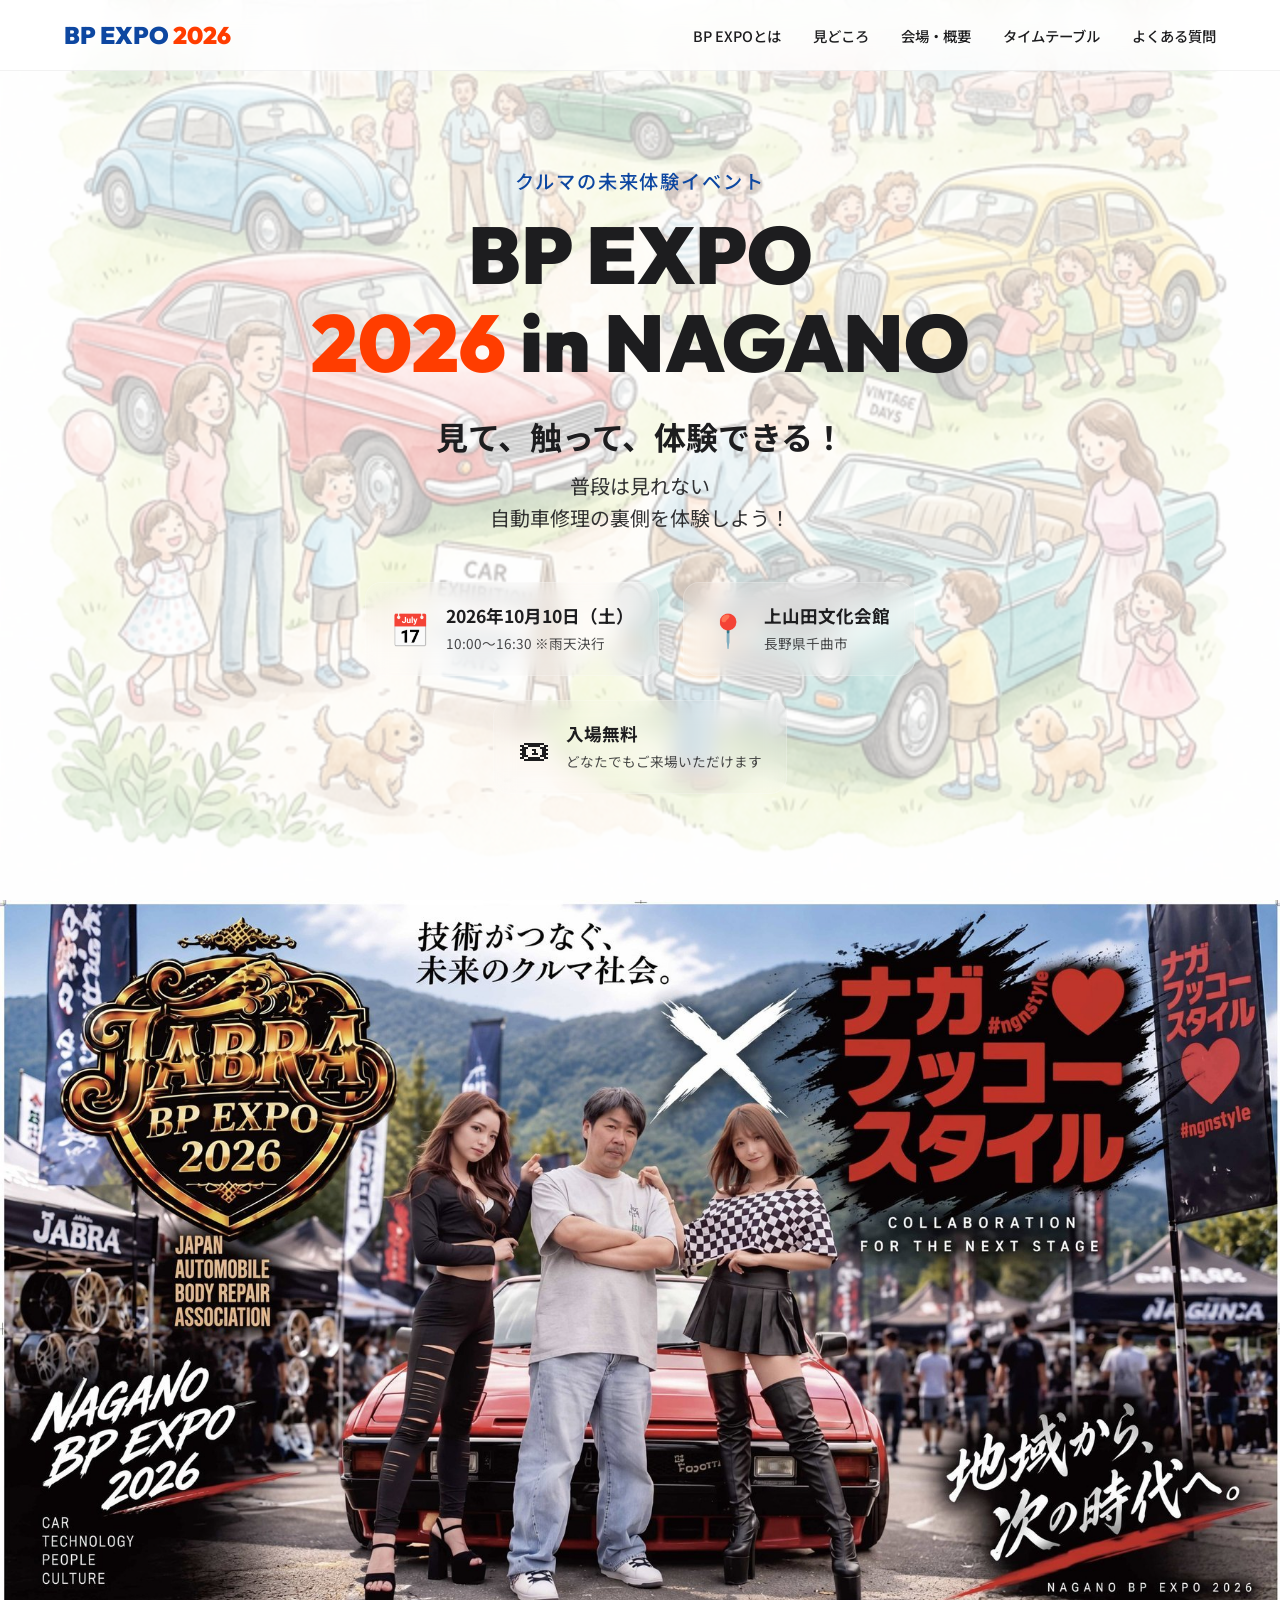
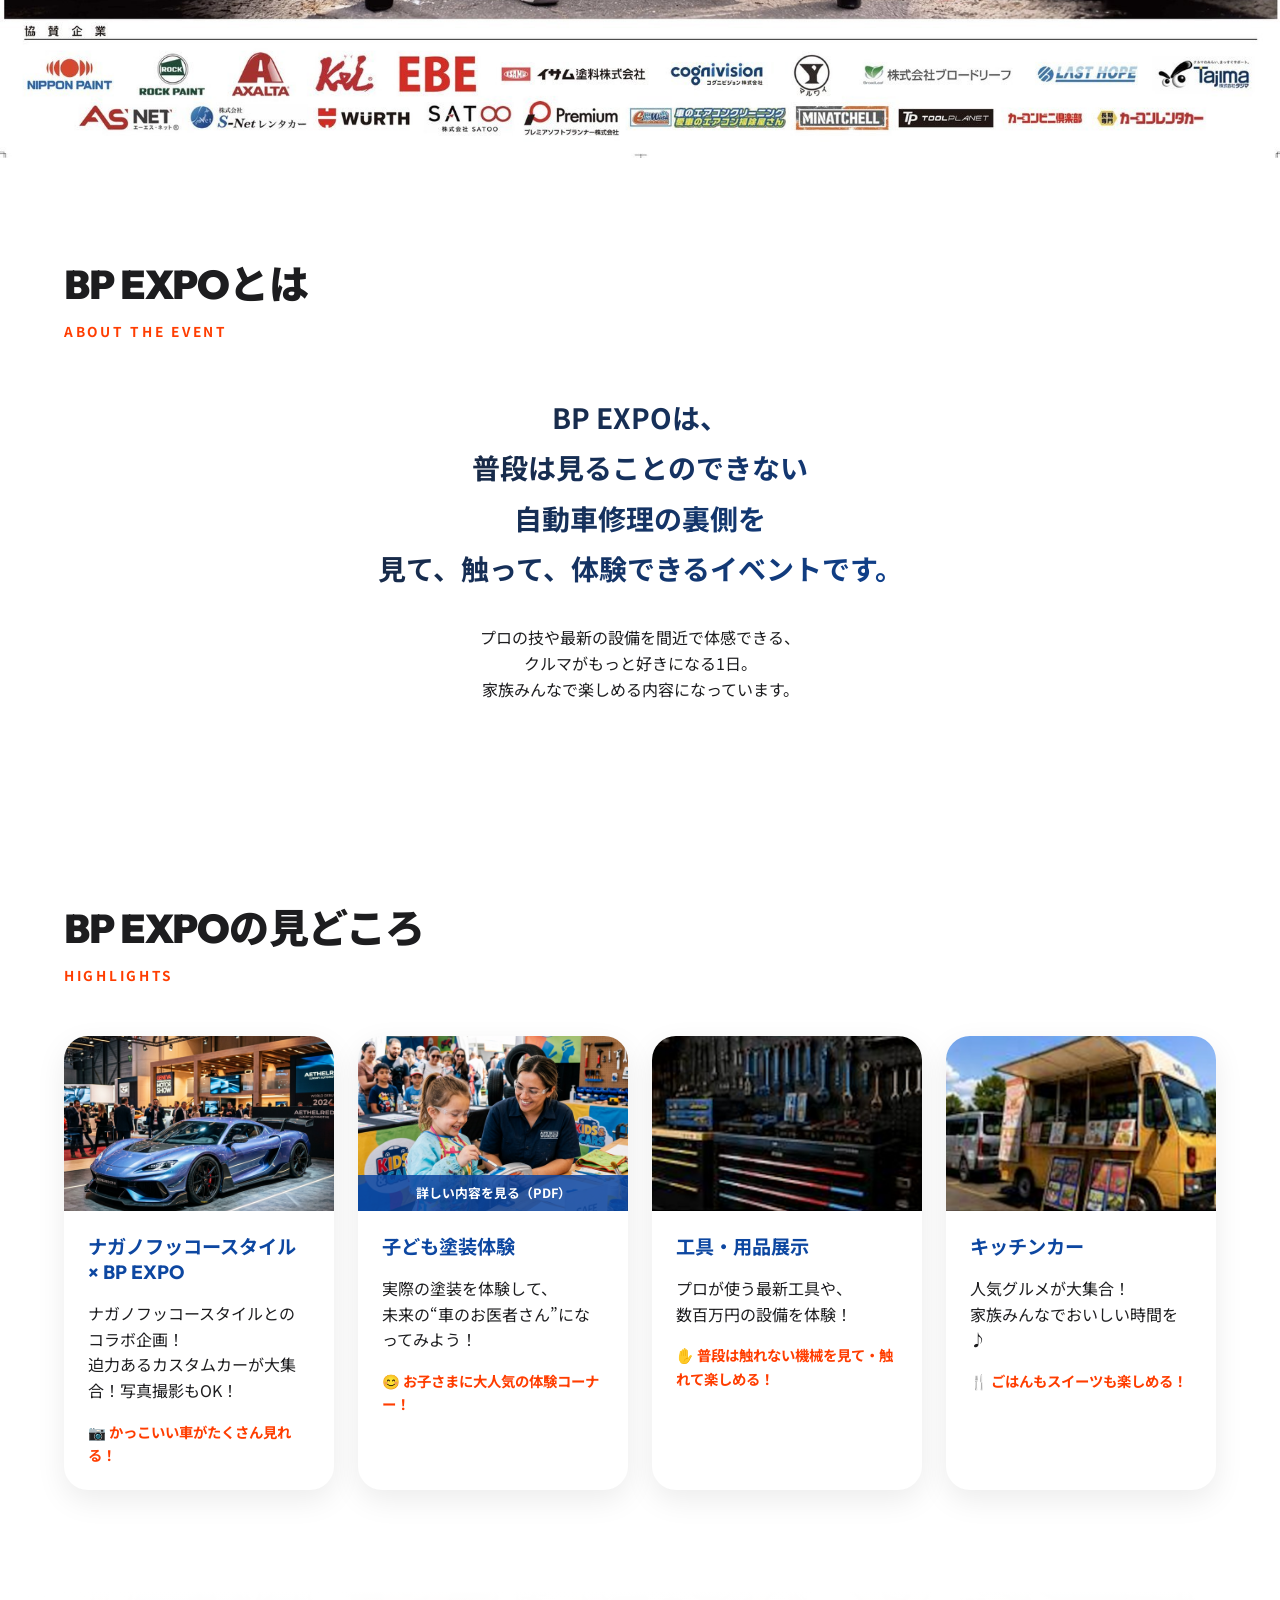
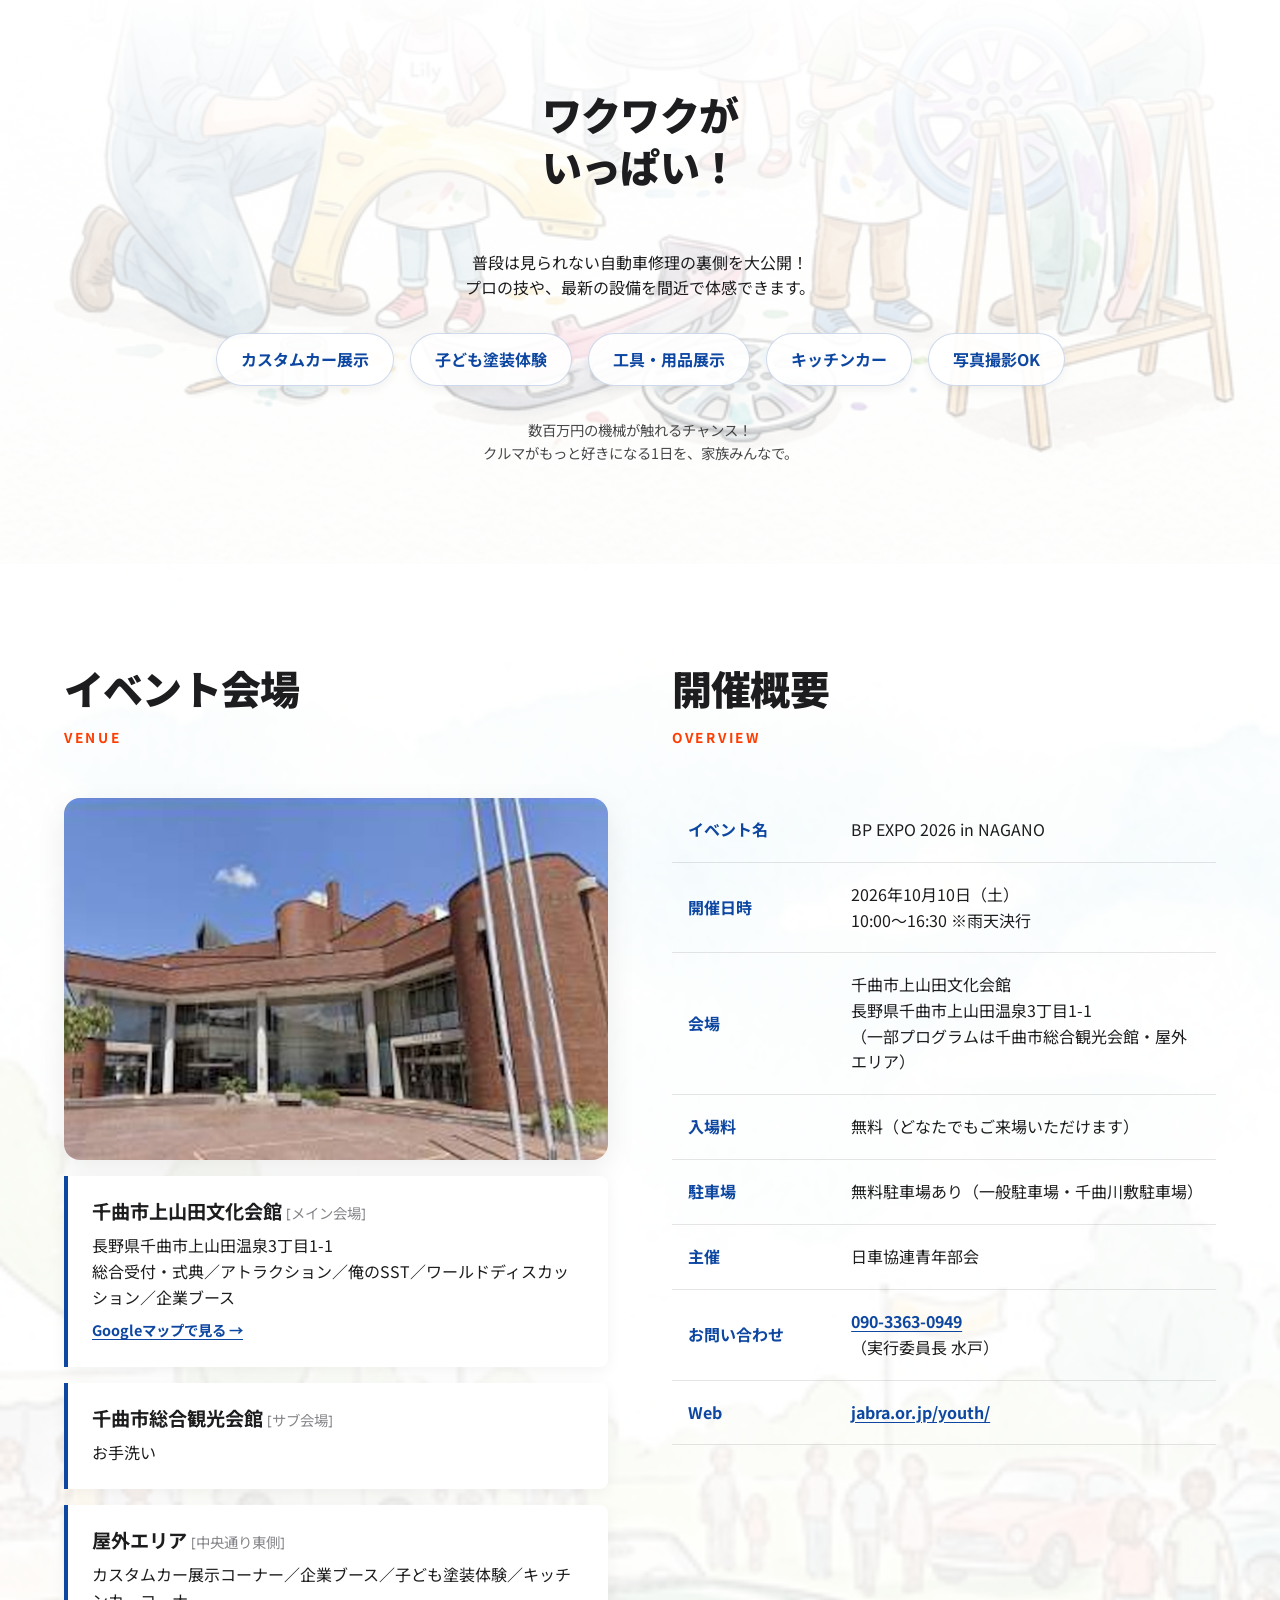
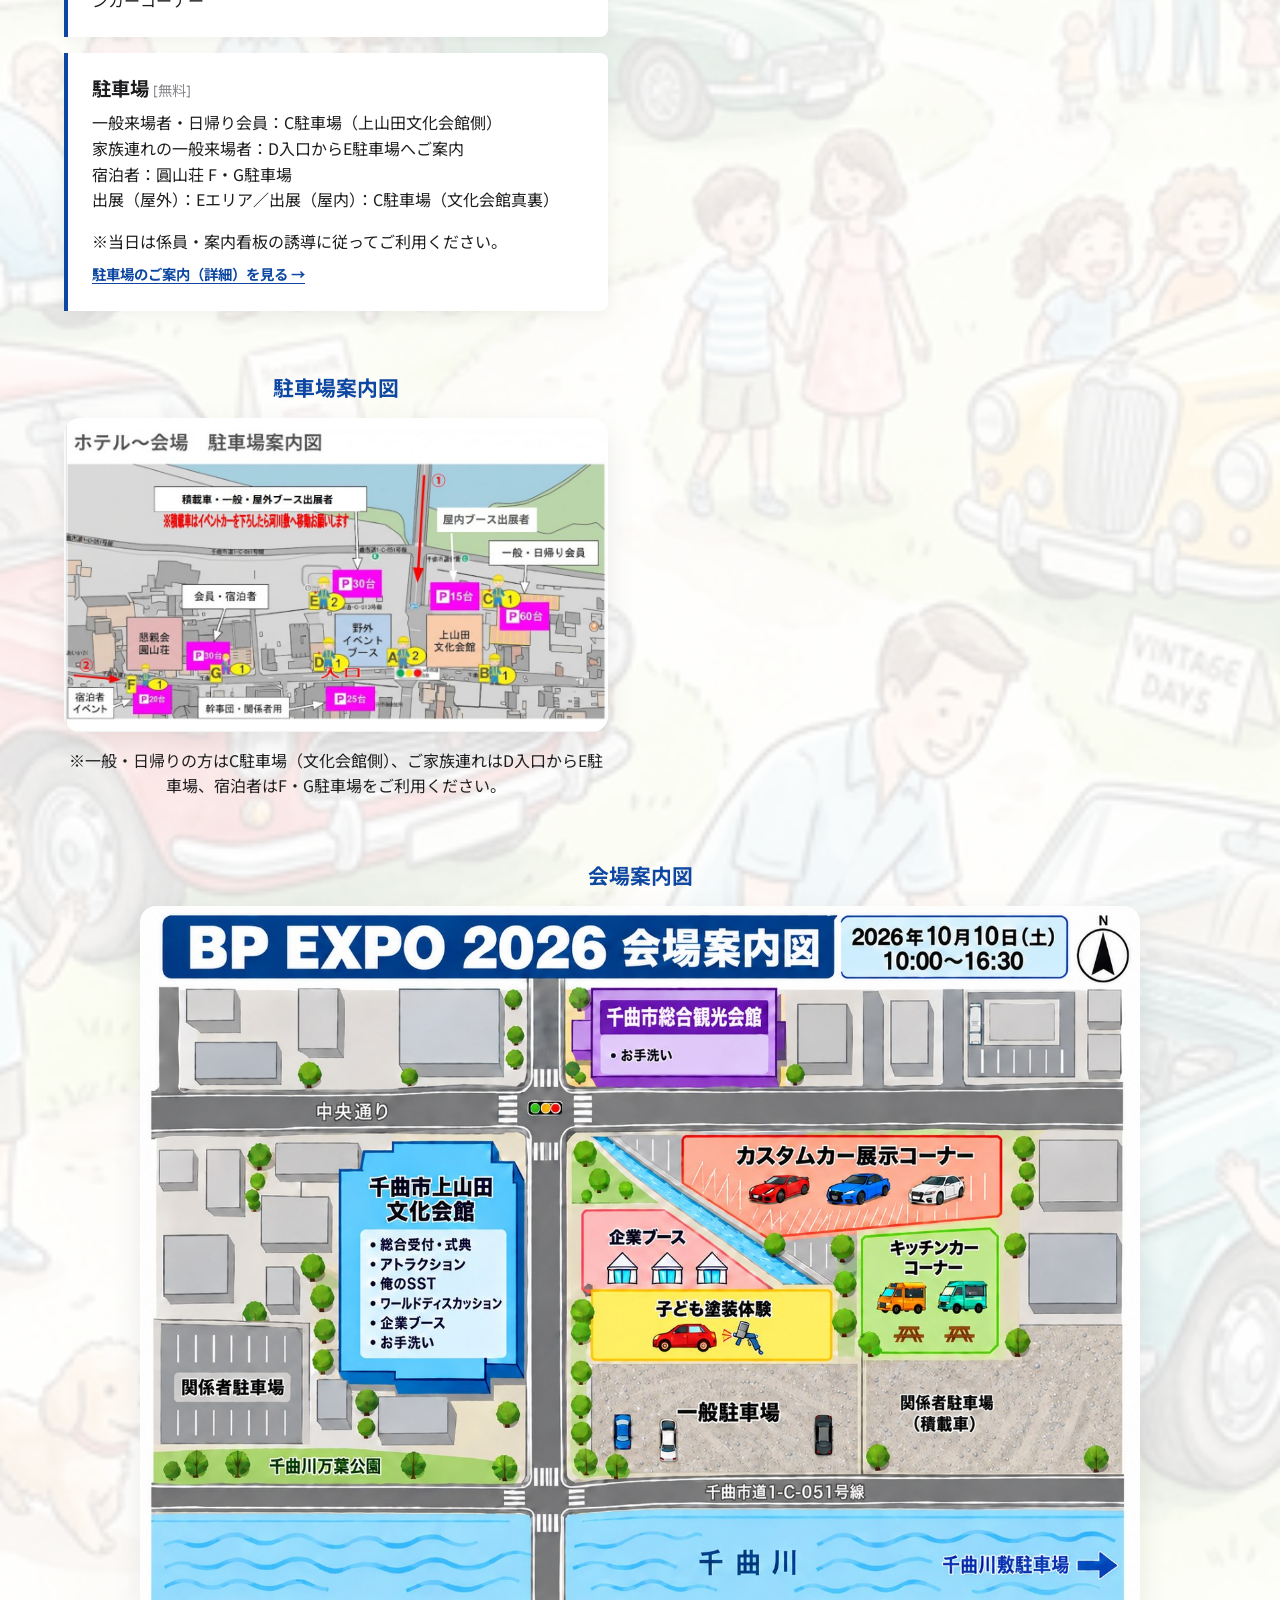
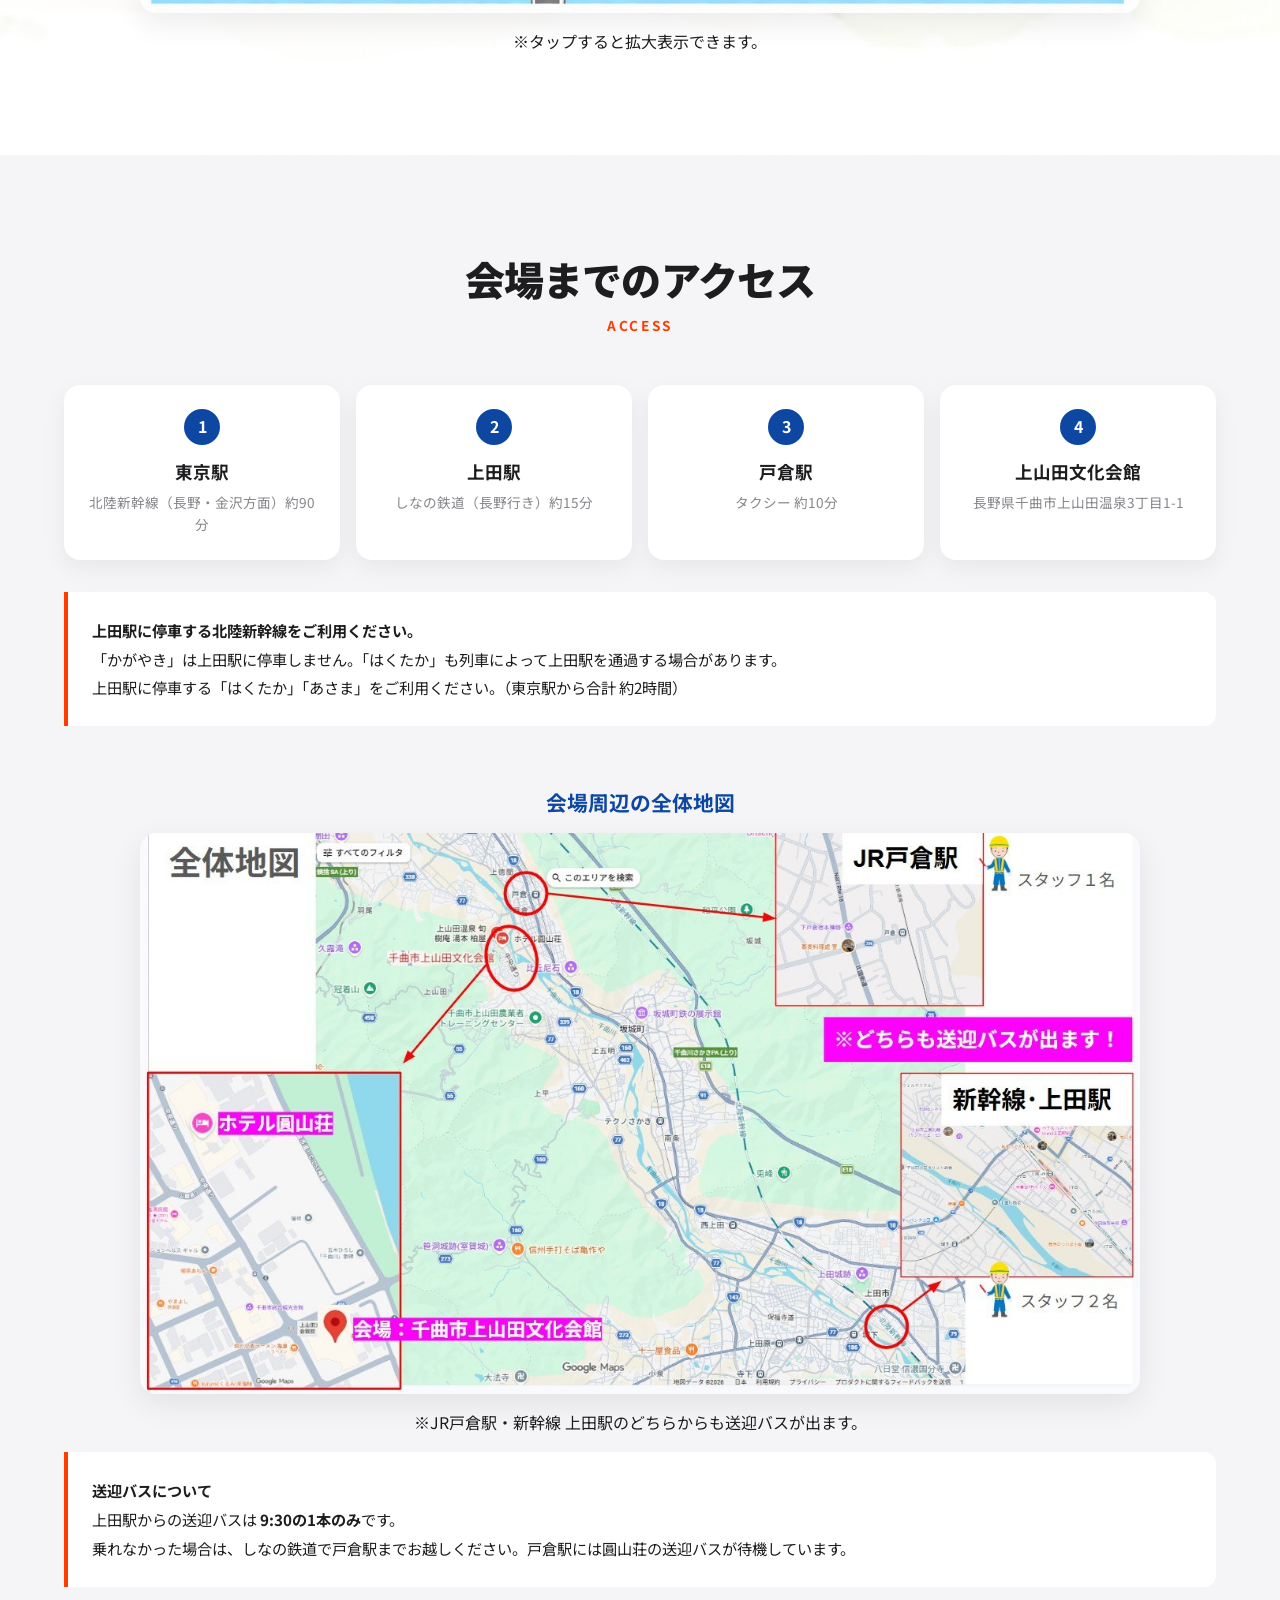
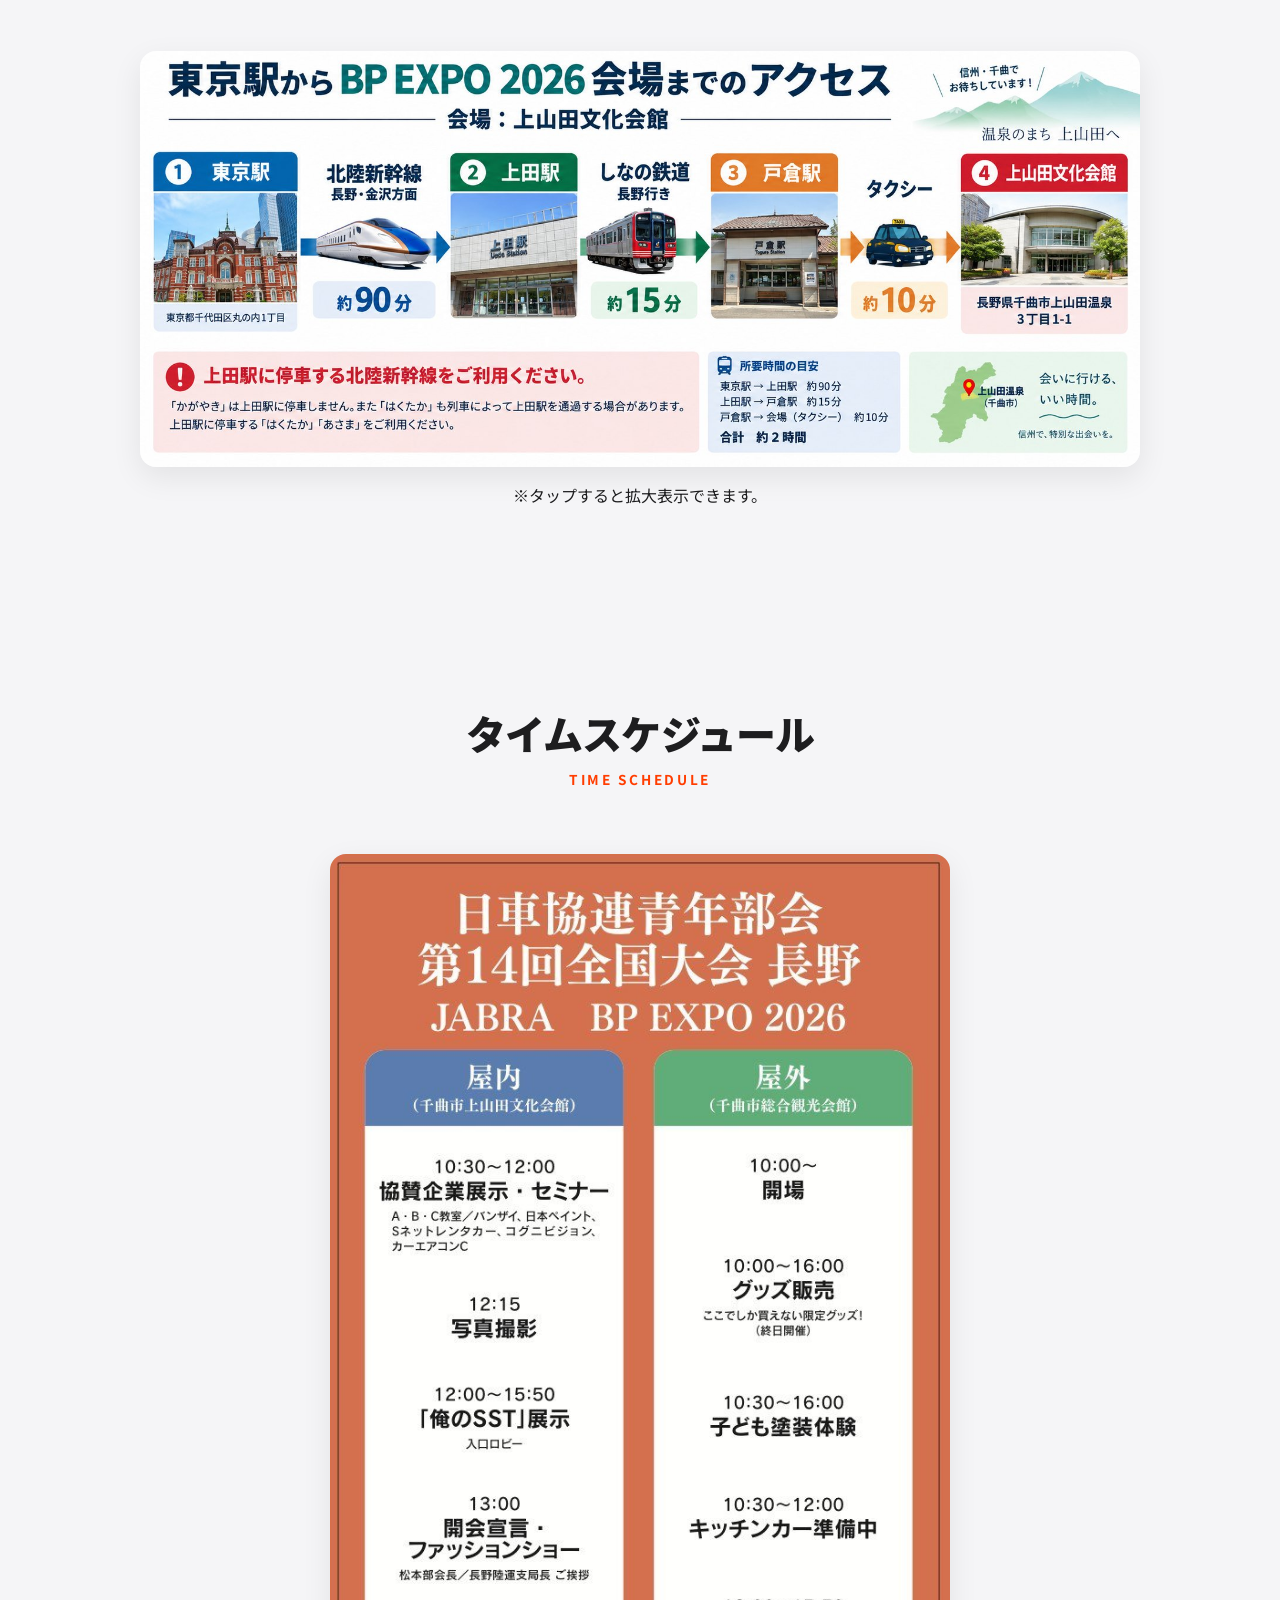
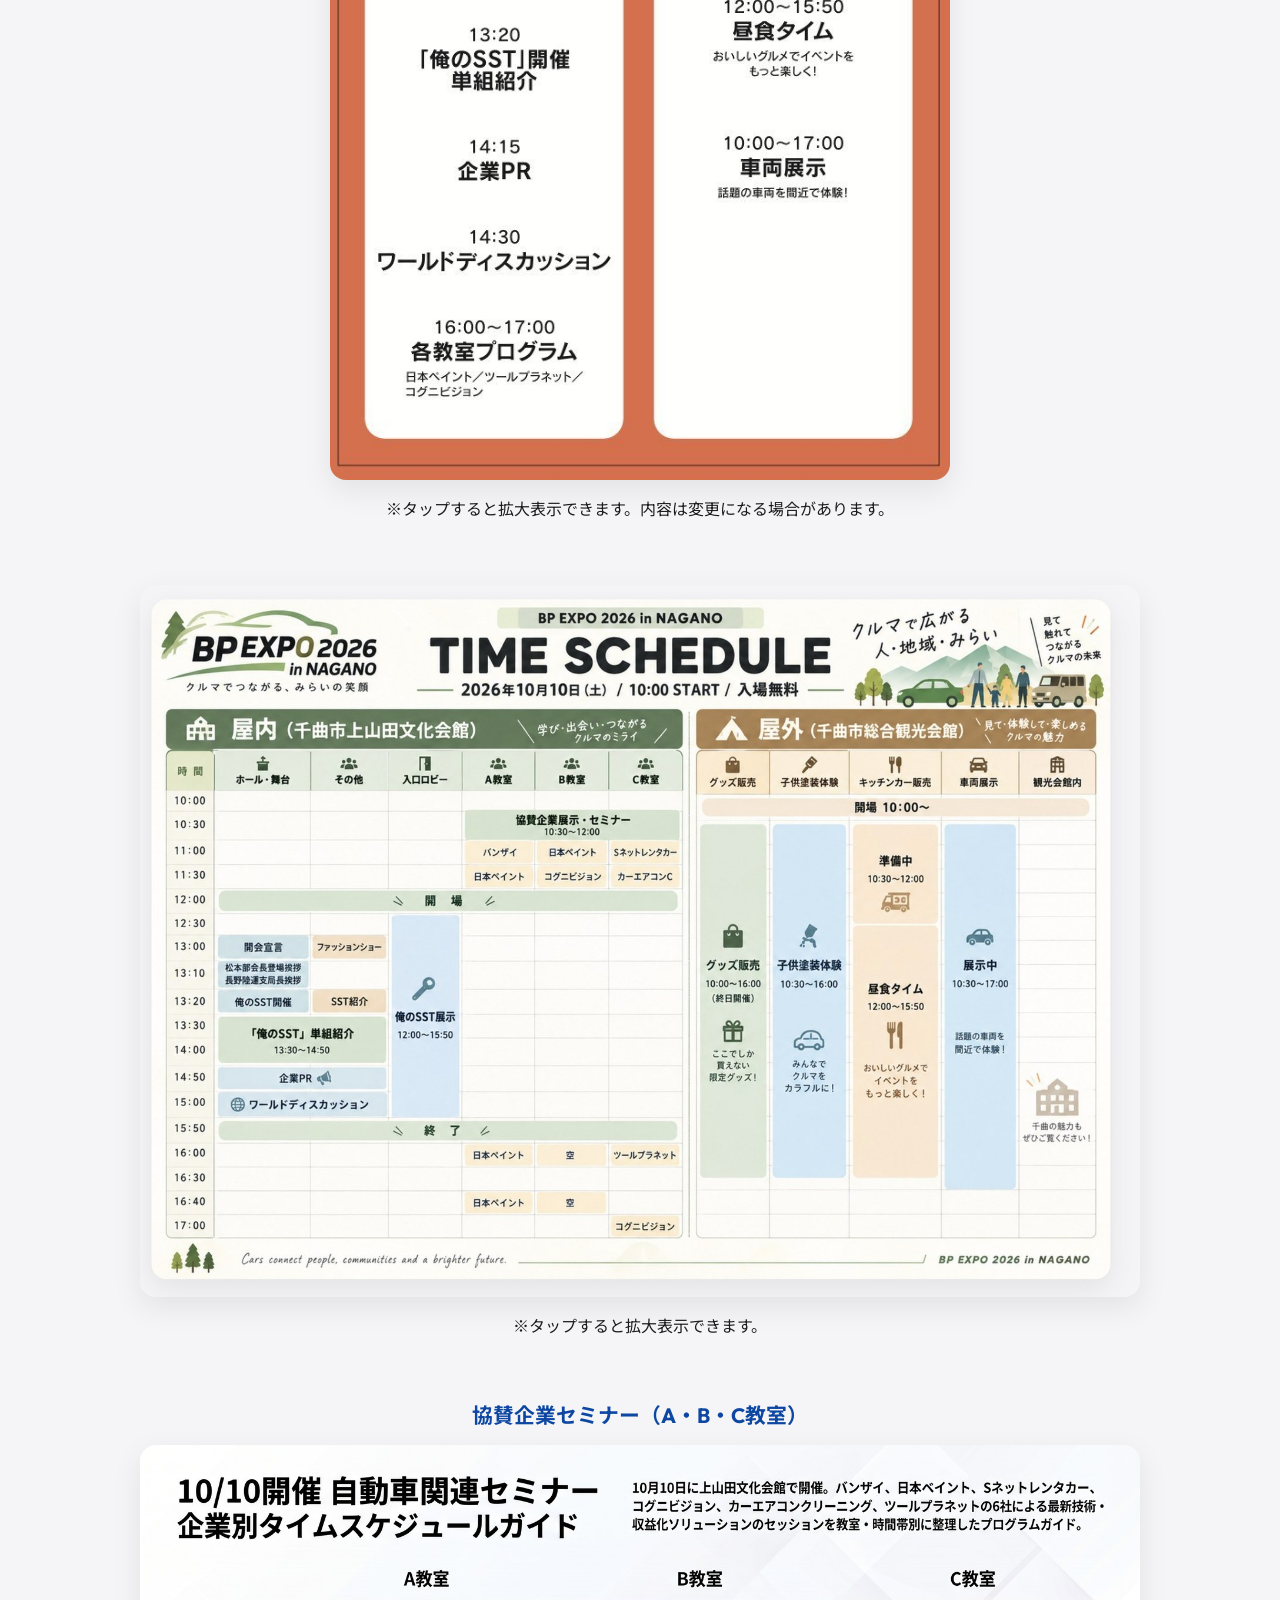
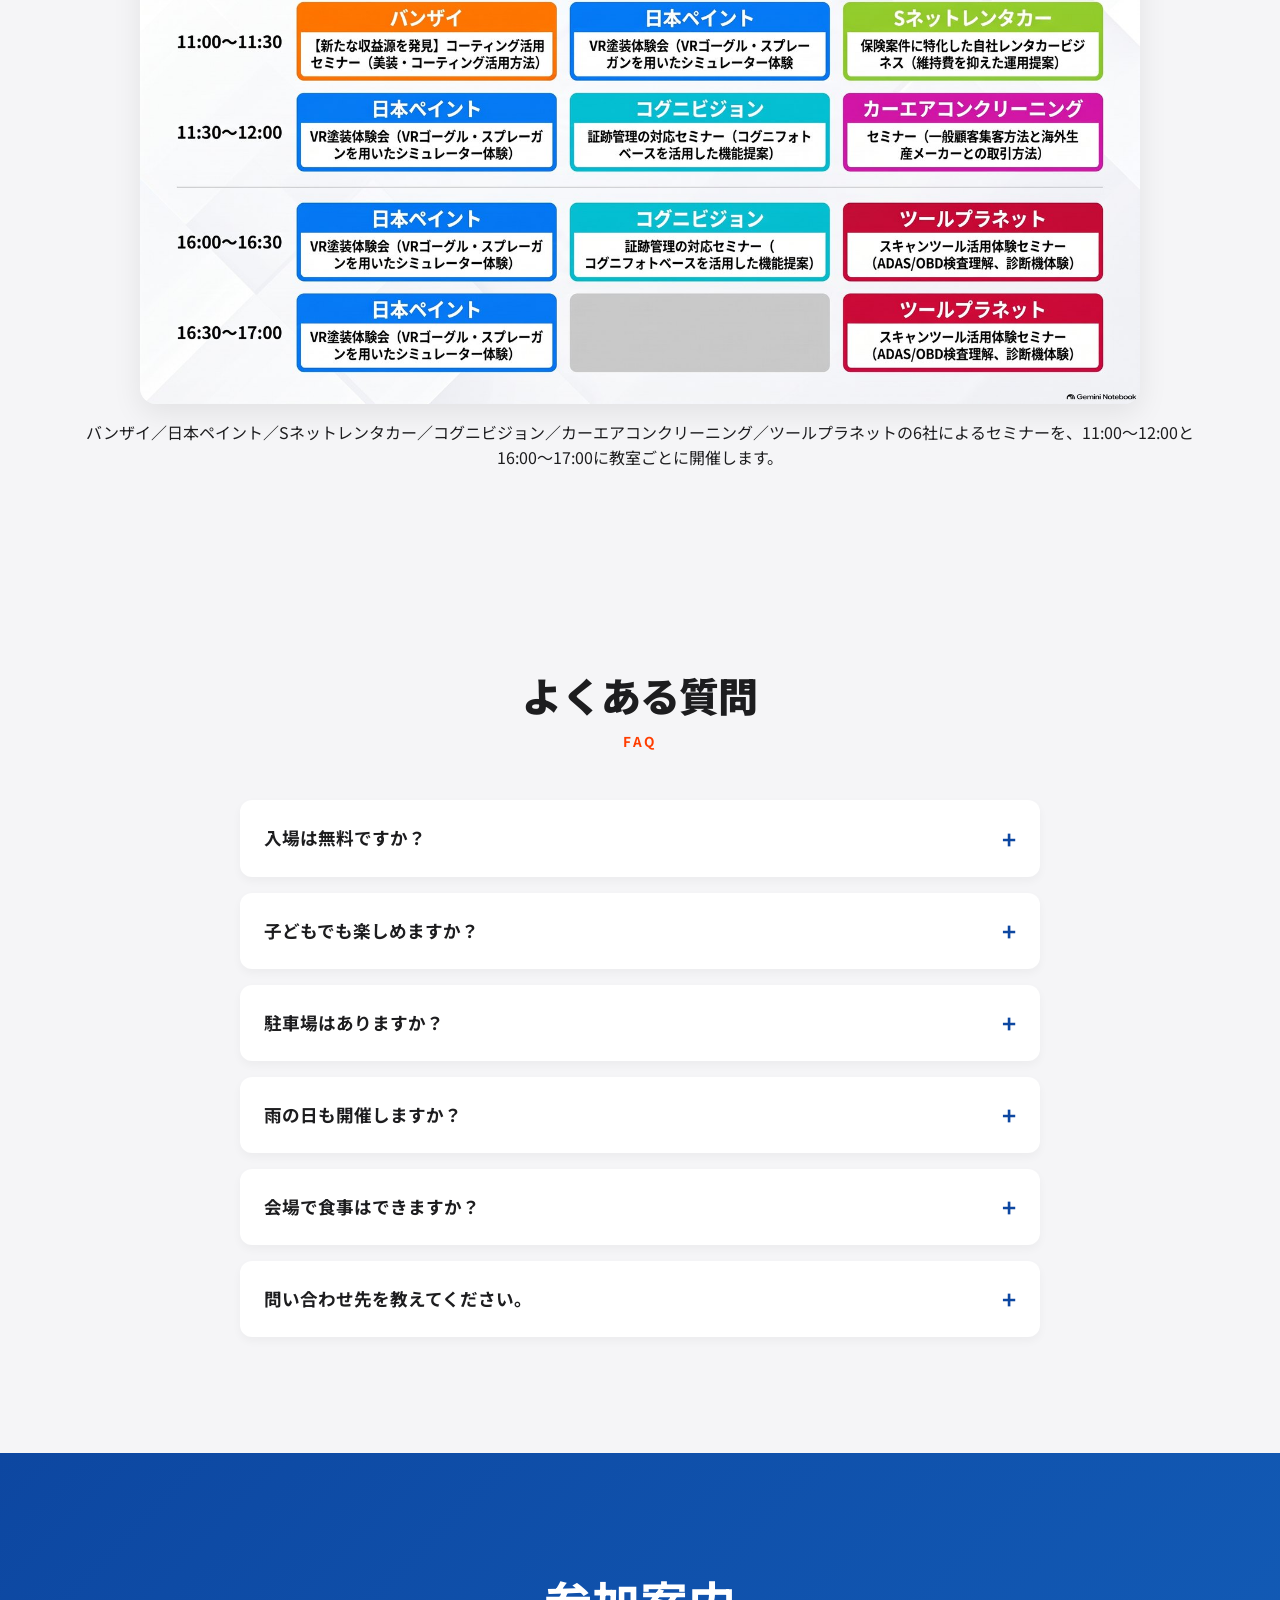
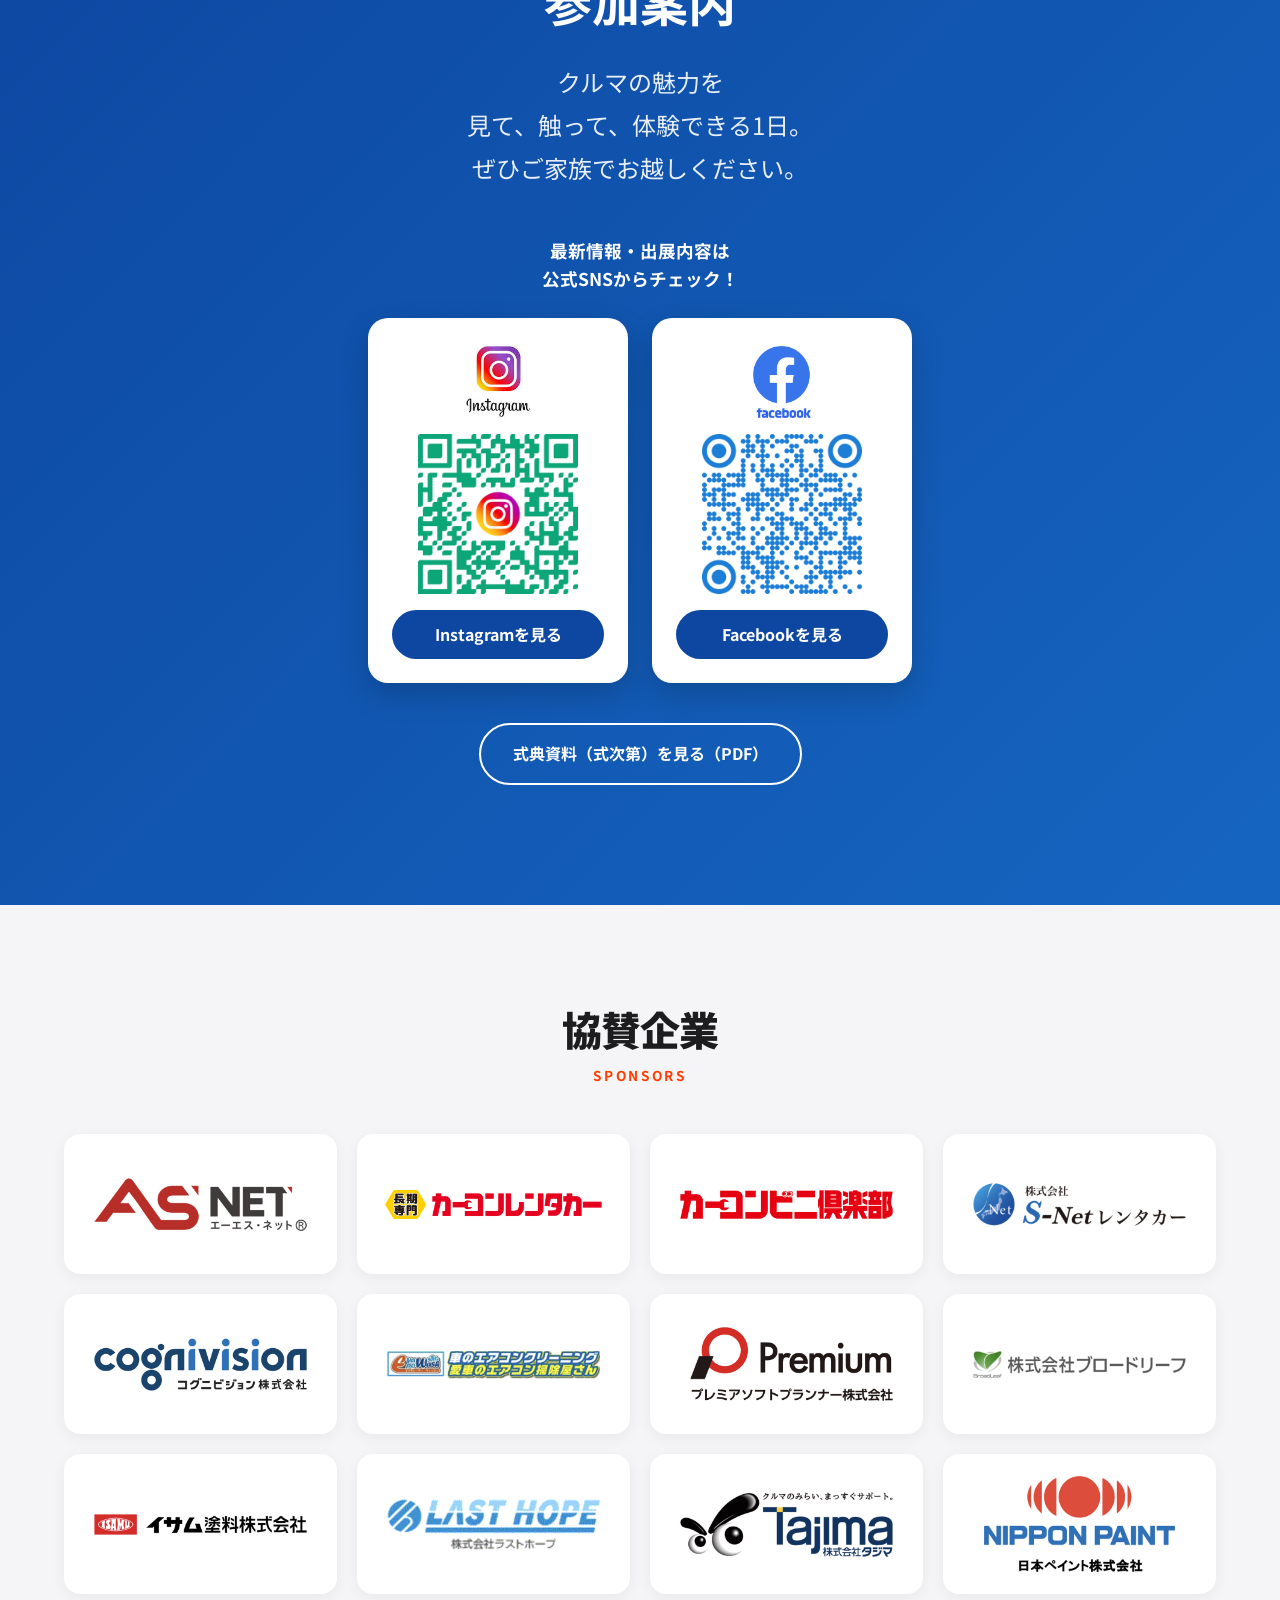
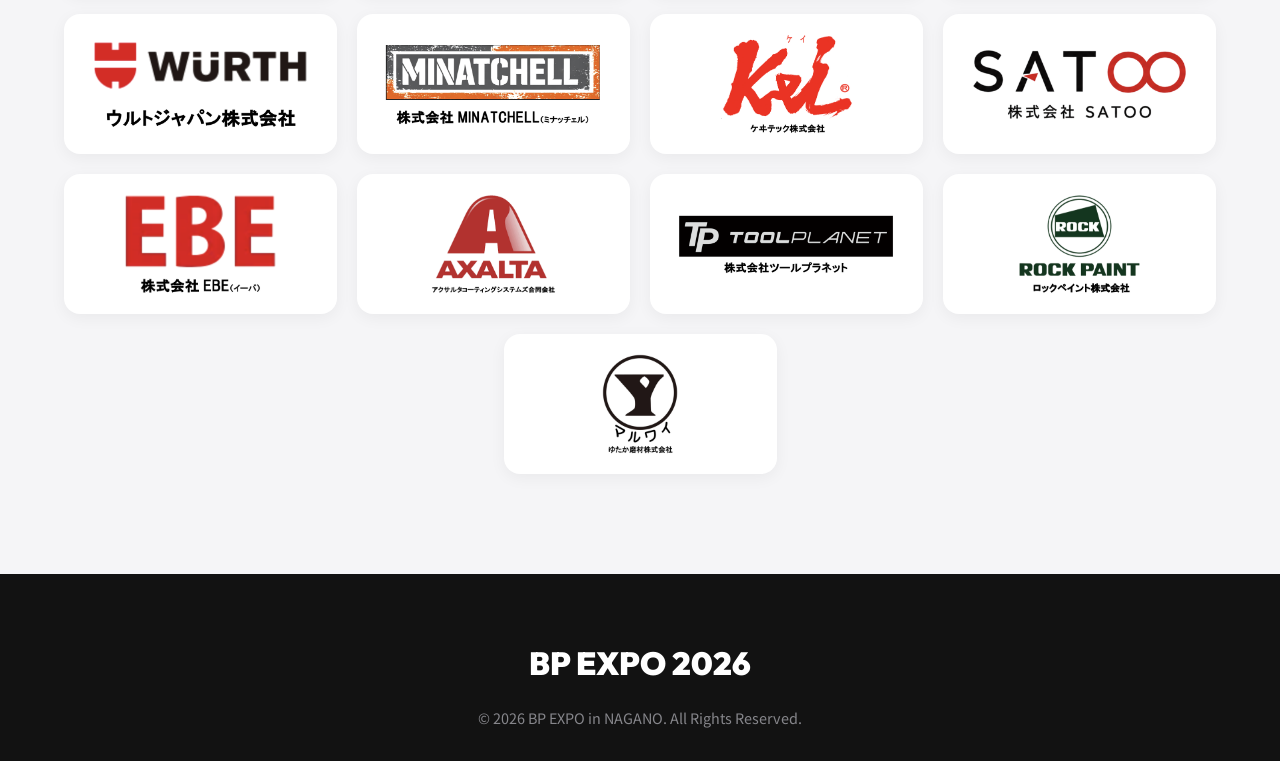
<file: index.html>
<!DOCTYPE html>
<html lang="ja">

<head>
    <meta charset="UTF-8">
    <meta name="viewport" content="width=device-width, initial-scale=1.0">
    <title>BP EXPO 2026 in NAGANO | クルマの未来体験イベント</title>
    <meta name="description" content="普段は見れない自動車修理の裏側を体験しよう！カスタムカー展示、子ども塗装体験、工具・用品展示、キッチンカーなど家族みんなで楽しめるクルマの未来体験イベント。2026年10月10日（土）10:00〜 長野県千曲市・上山田文化会館にて開催（入場無料）">
    <link rel="preconnect" href="https://fonts.googleapis.com">
    <link rel="preconnect" href="https://fonts.gstatic.com" crossorigin>
    <link
        href="https://fonts.googleapis.com/css2?family=Noto+Sans+JP:wght@400;700;900&family=Outfit:wght@400;700;900&display=swap"
        rel="stylesheet">
    <link rel="stylesheet" href="style.css">
</head>

<body>

    <!-- Header Navigation -->
    <header class="header">
        <div class="logo">BP EXPO <span>2026</span></div>
        <nav class="nav">
            <a href="#about">BP EXPOとは</a>
            <a href="#highlights">見どころ</a>
            <a href="#venue">会場・概要</a>
            <a href="#schedule">タイムテーブル</a>
            <a href="#faq">よくある質問</a>
        </nav>
    </header>

    <!-- Hero Section -->
    <section class="hero bg-illust-hero glass-container">
        <div class="hero-content reveal">
            <h2 class="hero-subtitle">クルマの未来体験イベント</h2>
            <h1 class="hero-title">BP EXPO <br><span class="highlight">2026</span> in NAGANO</h1>
            <p class="hero-catchphrase">見て、触って、体験できる！</p>
            <p class="hero-desc">普段は見れない<br>自動車修理の裏側を体験しよう！</p>

            <div class="hero-info-cards">
                <div class="info-card">
                    <span class="icon">📅</span>
                    <div class="info-text">
                        <strong>2026年10月10日（土）</strong>
                        <span>10:00〜16:30 ※雨天決行</span>
                    </div>
                </div>
                <div class="info-card">
                    <span class="icon">📍</span>
                    <div class="info-text">
                        <strong>上山田文化会館</strong>
                        <span>長野県千曲市</span>
                    </div>
                </div>
                <div class="info-card">
                    <span class="icon">🎟</span>
                    <div class="info-text">
                        <strong>入場無料</strong>
                        <span>どなたでもご来場いただけます</span>
                    </div>
                </div>
            </div>

        </div>
    </section>

    <!-- Key Visual -->
    <section class="kv-band reveal">
        <img src="kv_main.jpg" alt="JABRA BP EXPO 2026 × ナガノフッコースタイル 技術がつなぐ、未来のクルマ社会。">
    </section>

    <!-- About Section -->
    <section id="about" class="section about-section">
        <div class="container reveal">
            <div class="section-header">
                <h2 class="section-title">BP EXPOとは</h2>
                <span class="section-subtitle">ABOUT THE EVENT</span>
            </div>
            <div class="about-content">
                <p class="lead-text">
                    BP EXPOは、<br>
                    普段は見ることのできない<br>
                    自動車修理の裏側を<br>
                    見て、触って、体験できるイベントです。
                </p>
                <p>
                    プロの技や最新の設備を間近で体感できる、<br>
                    クルマがもっと好きになる1日。<br>
                    家族みんなで楽しめる内容になっています。
                </p>
            </div>
        </div>
    </section>

    <!-- Highlights Section -->
    <section id="highlights" class="section highlights-section">
        <div class="container">
            <div class="section-header reveal">
                <h2 class="section-title">BP EXPOの見どころ</h2>
                <span class="section-subtitle">HIGHLIGHTS</span>
            </div>

            <div class="features-grid">
                <!-- Feature 1 -->
                <div class="feature-card reveal" style="transition-delay: 100ms;">
                    <div class="feature-img-wrapper">
                        <img src="custom.jpg" alt="ナガノフッコースタイル × BP EXPO" class="feature-img">
                    </div>
                    <div class="feature-text">
                        <h3>ナガノフッコースタイル × BP EXPO</h3>
                        <p>ナガノフッコースタイルとのコラボ企画！<br>迫力あるカスタムカーが大集合！写真撮影もOK！</p>
                        <p class="feature-point">📷 かっこいい車がたくさん見れる！</p>
                    </div>
                </div>

                <!-- Feature 2 -->
                <div class="feature-card reveal" style="transition-delay: 200ms;">
                    <a class="feature-img-link" href="kids_paint.pdf" target="_blank" rel="noopener noreferrer">
                        <div class="feature-img-wrapper">
                            <img src="paint.jpg" alt="子ども塗装体験" class="feature-img">
                            <span class="feature-img-badge">詳しい内容を見る（PDF）</span>
                        </div>
                    </a>
                    <div class="feature-text">
                        <h3>子ども塗装体験</h3>
                        <p>実際の塗装を体験して、<br>未来の“車のお医者さん”になってみよう！</p>
                        <p class="feature-point">😊 お子さまに大人気の体験コーナー！</p>
                    </div>
                </div>

                <!-- Feature 3 -->
                <div class="feature-card reveal" style="transition-delay: 300ms;">
                    <div class="feature-img-wrapper">
                        <img src="tools.jpg" alt="工具・用品展示" class="feature-img">
                    </div>
                    <div class="feature-text">
                        <h3>工具・用品展示</h3>
                        <p>プロが使う最新工具や、<br>数百万円の設備を体験！</p>
                        <p class="feature-point">✋ 普段は触れない機械を見て・触れて楽しめる！</p>
                    </div>
                </div>

                <!-- Feature 4 -->
                <div class="feature-card reveal" style="transition-delay: 400ms;">
                    <div class="feature-img-wrapper">
                        <img src="kitchen.jpg" alt="キッチンカー" class="feature-img">
                    </div>
                    <div class="feature-text">
                        <h3>キッチンカー</h3>
                        <p>人気グルメが大集合！<br>家族みんなでおいしい時間を♪</p>
                        <p class="feature-point">🍴 ごはんもスイーツも楽しめる！</p>
                    </div>
                </div>
            </div>
        </div>
    </section>

    <!-- Family Content Section -->
    <section class="section bg-illust-family">
        <div class="container reveal">
            <div class="section-header align-center">
                <h2 class="section-title">ワクワクが<br>いっぱい！</h2>
            </div>
            <div class="family-content">
                <p class="text-center mb-4">
                    普段は見られない自動車修理の裏側を大公開！<br>
                    プロの技や、最新の設備を間近で体感できます。
                </p>
                <div class="tags-container">
                    <span class="tag">カスタムカー展示</span>
                    <span class="tag">子ども塗装体験</span>
                    <span class="tag">工具・用品展示</span>
                    <span class="tag">キッチンカー</span>
                    <span class="tag">写真撮影OK</span>
                </div>
                <p class="text-center mt-4 text-sm">
                    数百万円の機械が触れるチャンス！<br>
                    クルマがもっと好きになる1日を、家族みんなで。
                </p>
            </div>
        </div>
    </section>

    <!-- Venue & Overview Section -->
    <section id="venue" class="section venue-section bg-illust-venue">
        <div class="container">
            <div class="venue-overview-wrapper">

                <div class="venue-info reveal">
                    <div class="section-header">
                        <h2 class="section-title">イベント会場</h2>
                        <span class="section-subtitle">VENUE</span>
                    </div>
                    <div class="venue-photo">
                        <img src="venue.jpg" alt="上山田文化会館">
                    </div>
                    <div class="venue-card mt-2">
                        <h4>千曲市上山田文化会館 <span>[メイン会場]</span></h4>
                        <p>長野県千曲市上山田温泉3丁目1-1<br>総合受付・式典／アトラクション／俺のSST／ワールドディスカッション／企業ブース</p>
                        <a class="map-link" href="https://www.google.com/maps/search/?api=1&amp;query=%E5%8D%83%E6%9B%B2%E5%B8%82%E4%B8%8A%E5%B1%B1%E7%94%B0%E6%96%87%E5%8C%96%E4%BC%9A%E9%A4%A8" target="_blank" rel="noopener noreferrer">Googleマップで見る →</a>
                    </div>
                    <div class="venue-card mt-2">
                        <h4>千曲市総合観光会館 <span>[サブ会場]</span></h4>
                        <p>お手洗い</p>
                    </div>
                    <div class="venue-card mt-2">
                        <h4>屋外エリア <span>[中央通り東側]</span></h4>
                        <p>カスタムカー展示コーナー／企業ブース／子ども塗装体験／キッチンカーコーナー</p>
                    </div>
                    <div class="venue-card mt-2">
                        <h4>駐車場 <span>[無料]</span></h4>
                        <p>
                            一般来場者・日帰り会員：C駐車場（上山田文化会館側）<br>
                            家族連れの一般来場者：D入口からE駐車場へご案内<br>
                            宿泊者：圓山荘 F・G駐車場<br>
                            出展（屋外）：Eエリア／出展（屋内）：C駐車場（文化会館真裏）
                        </p>
                        <p class="note mt-2">※当日は係員・案内看板の誘導に従ってご利用ください。</p>
                        <a class="map-link" href="parking.jpg" target="_blank" rel="noopener noreferrer">駐車場のご案内（詳細）を見る →</a>
                    </div>

                    <div class="venue-map">
                        <h3 class="venue-map-title">駐車場案内図</h3>
                        <a href="parking_map.jpg" target="_blank" rel="noopener noreferrer">
                            <img src="parking_map.jpg" alt="ホテル〜会場 駐車場案内図">
                        </a>
                        <p class="note mt-2">※一般・日帰りの方はC駐車場（文化会館側）、ご家族連れはD入口からE駐車場、宿泊者はF・G駐車場をご利用ください。</p>
                    </div>

</div>

                <div class="overview-info reveal" style="transition-delay: 200ms;">
                    <div class="section-header">
                        <h2 class="section-title">開催概要</h2>
                        <span class="section-subtitle">OVERVIEW</span>
                    </div>
                    <table class="overview-table">
                        <tbody>
                            <tr>
                                <th>イベント名</th>
                                <td>BP EXPO 2026 in NAGANO</td>
                            </tr>
                            <tr>
                                <th>開催日時</th>
                                <td>2026年10月10日（土）<br>10:00〜16:30 ※雨天決行</td>
                            </tr>
                            <tr>
                                <th>会場</th>
                                <td>千曲市上山田文化会館<br>長野県千曲市上山田温泉3丁目1-1<br>（一部プログラムは千曲市総合観光会館・屋外エリア）</td>
                            </tr>
                            <tr>
                                <th>入場料</th>
                                <td>無料（どなたでもご来場いただけます）</td>
                            </tr>
                            <tr>
                                <th>駐車場</th>
                                <td>無料駐車場あり（一般駐車場・千曲川敷駐車場）</td>
                            </tr>
                            <tr>
                                <th>主催</th>
                                <td>日車協連青年部会</td>
                            </tr>
                            <tr>
                                <th>お問い合わせ</th>
                                <td><a href="tel:09033630949">090-3363-0949</a><br>（実行委員長 水戸）</td>
                            </tr>
                            <tr>
                                <th>Web</th>
                                <td><a href="https://jabra.or.jp/youth/" target="_blank" rel="noopener noreferrer">jabra.or.jp/youth/</a></td>
                            </tr>
                        </tbody>
                    </table>
                </div>

            </div>

            <div class="venue-map">
                    <h3 class="venue-map-title">会場案内図</h3>
                    <a href="venue_map.jpg" target="_blank" rel="noopener noreferrer">
                        <img src="venue_map.jpg" alt="BP EXPO 2026 会場案内図">
                    </a>
                    <p class="note mt-2">※タップすると拡大表示できます。</p>
                </div>
        </div>
    </section>

    <!-- Access Section -->
    <section id="access" class="section access-section bg-light">
        <div class="container reveal">
            <div class="section-header align-center">
                <h2 class="section-title">会場までのアクセス</h2>
                <span class="section-subtitle">ACCESS</span>
            </div>

            <ul class="access-steps">
                <li><span class="access-step">1</span><strong>東京駅</strong><span>北陸新幹線（長野・金沢方面）約90分</span></li>
                <li><span class="access-step">2</span><strong>上田駅</strong><span>しなの鉄道（長野行き）約15分</span></li>
                <li><span class="access-step">3</span><strong>戸倉駅</strong><span>タクシー 約10分</span></li>
                <li><span class="access-step">4</span><strong>上山田文化会館</strong><span>長野県千曲市上山田温泉3丁目1-1</span></li>
            </ul>

            <p class="access-note">
                <strong>上田駅に停車する北陸新幹線をご利用ください。</strong><br>
                「かがやき」は上田駅に停車しません。「はくたか」も列車によって上田駅を通過する場合があります。<br>
                上田駅に停車する「はくたか」「あさま」をご利用ください。（東京駅から合計 約2時間）
            </p>

            <div class="venue-map">
                <h3 class="venue-map-title">会場周辺の全体地図</h3>
                <a href="area_map.jpg" target="_blank" rel="noopener noreferrer">
                    <img src="area_map.jpg" alt="会場周辺の全体地図（JR戸倉駅・上田駅・ホテル圓山荘・上山田文化会館）">
                </a>
                <p class="note mt-2">※JR戸倉駅・新幹線 上田駅のどちらからも送迎バスが出ます。</p>
            </div>
            <div class="access-note mt-2">
                <strong>送迎バスについて</strong><br>
                上田駅からの送迎バスは <strong>9:30の1本のみ</strong>です。<br>
                乗れなかった場合は、しなの鉄道で戸倉駅までお越しください。戸倉駅には圓山荘の送迎バスが待機しています。
            </div>

            <div class="venue-map">
                <a href="access.jpg" target="_blank" rel="noopener noreferrer">
                    <img src="access.jpg" alt="東京駅からBP EXPO 2026会場までのアクセス">
                </a>
                <p class="note mt-2">※タップすると拡大表示できます。</p>
            </div>
        </div>
    </section>

    <!-- Time Schedule Section -->
    <section id="schedule" class="section schedule-section bg-light">
        <div class="container reveal">
            <div class="section-header align-center">
                <h2 class="section-title">タイムスケジュール</h2>
                <span class="section-subtitle">TIME SCHEDULE</span>
            </div>

            <div class="venue-map timetable-figure">
                <a href="ts_main.jpg" target="_blank" rel="noopener noreferrer">
                    <img src="ts_main.jpg" alt="BP EXPO 2026 タイムスケジュール">
                </a>
                <p class="note mt-2">※タップすると拡大表示できます。内容は変更になる場合があります。</p>
            </div>

            <div class="venue-map">
                <a href="timetable2.jpg" target="_blank" rel="noopener noreferrer">
                    <img src="timetable2.jpg" alt="BP EXPO 2026 タイムスケジュール（会場別）">
                </a>
                <p class="note mt-2">※タップすると拡大表示できます。</p>
            </div>

            <div class="venue-map">
                <h3 class="venue-map-title">協賛企業セミナー（A・B・C教室）</h3>
                <a href="seminar.jpg" target="_blank" rel="noopener noreferrer">
                    <img src="seminar.jpg" alt="10/10開催 自動車関連セミナー 企業別タイムスケジュール">
                </a>
                <p class="note mt-2">バンザイ／日本ペイント／Sネットレンタカー／コグニビジョン／カーエアコンクリーニング／ツールプラネットの6社によるセミナーを、11:00〜12:00と16:00〜17:00に教室ごとに開催します。</p>
            </div>
        </div>
    </section>

    <!-- FAQ Section -->
    <section id="faq" class="section faq-section bg-light">
        <div class="container reveal">
            <div class="section-header align-center">
                <h2 class="section-title">よくある質問</h2>
                <span class="section-subtitle">FAQ</span>
            </div>

            <div class="faq-accordion">
                <div class="faq-item">
                    <div class="faq-question">入場は無料ですか？</div>
                    <div class="faq-answer">はい。<br>どなたでも無料でご来場いただけます。</div>
                </div>
                <div class="faq-item">
                    <div class="faq-question">子どもでも楽しめますか？</div>
                    <div class="faq-answer">はい。<br>お子さまに大人気の「子ども塗装体験」など、親子で楽しめるコンテンツがあります。</div>
                </div>
                <div class="faq-item">
                    <div class="faq-question">駐車場はありますか？</div>
                    <div class="faq-answer">無料駐車場があります。<br>一般駐車場と千曲川敷駐車場をご利用ください。案内看板に従ってお停めください。</div>
                </div>
                <div class="faq-item">
                    <div class="faq-question">雨の日も開催しますか？</div>
                    <div class="faq-answer">はい。雨天決行です。</div>
                </div>
                <div class="faq-item">
                    <div class="faq-question">会場で食事はできますか？</div>
                    <div class="faq-answer">キッチンカーが出店します。<br>ごはんもスイーツも楽しめます。</div>
                </div>
                <div class="faq-item">
                    <div class="faq-question">問い合わせ先を教えてください。</div>
                    <div class="faq-answer">日車協連青年部会<br>090-3363-0949（実行委員長 水戸）</div>
                </div>
            </div>
        </div>
    </section>

    <!-- CTA Section -->
    <section id="register" class="section cta-section">
        <div class="container reveal align-center">
            <h2 class="cta-title">参加案内</h2>
            <p class="cta-desc">
                クルマの魅力を<br>
                見て、触って、体験できる1日。<br>
                ぜひご家族でお越しください。
            </p>
            <p class="cta-note">最新情報・出展内容は<br>公式SNSからチェック！</p>
            <div class="sns-grid">
                <a class="sns-card" href="https://www.instagram.com/nissyakyoseinenbu/" target="_blank" rel="noopener noreferrer">
                    <img src="sns_instagram_logo.png" alt="Instagram" class="sns-logo">
                    <img src="sns_instagram_qr.png" alt="Instagram QRコード" class="sns-qr">
                    <span class="sns-btn">Instagramを見る</span>
                </a>
                <a class="sns-card" href="https://www.facebook.com/jabra.yg2015" target="_blank" rel="noopener noreferrer">
                    <img src="sns_facebook_logo.png" alt="Facebook" class="sns-logo">
                    <img src="sns_facebook_qr.png" alt="Facebook QRコード" class="sns-qr">
                    <span class="sns-btn">Facebookを見る</span>
                </a>
            </div>

            <div class="doc-links">
                <a class="doc-btn" href="ceremony.pdf" target="_blank" rel="noopener noreferrer">式典資料（式次第）を見る（PDF）</a>
            </div>
        </div>
    </section>

    <!-- Sponsors Section -->
    <section id="sponsors" class="section sponsors-section">
        <div class="container reveal align-center">
            <div class="section-header">
                <h2 class="section-title">協賛企業</h2>
                <p class="section-subtitle">SPONSORS</p>
            </div>
            <ul class="sponsor-grid">
                <li class="sponsor-card">
                    <img src="sponsor_asnet.png" alt="エーエス・ネット" class="sponsor-logo" loading="lazy">
                </li>
                <li class="sponsor-card">
                    <img src="sponsor_carcon-rentacar.png" alt="カーコンレンタカー" class="sponsor-logo" loading="lazy">
                </li>
                <li class="sponsor-card">
                    <img src="sponsor_carcon-club.png" alt="カーコンビニ倶楽部" class="sponsor-logo" loading="lazy">
                </li>
                <li class="sponsor-card">
                    <img src="sponsor_snet-rentacar.png" alt="株式会社S-Netレンタカー" class="sponsor-logo" loading="lazy">
                </li>
                <li class="sponsor-card">
                    <img src="sponsor_cognivision.png" alt="コグニビジョン株式会社" class="sponsor-logo" loading="lazy">
                </li>
                <li class="sponsor-card">
                    <img src="sponsor_evapowash.png" alt="エバポレーター ウォッシュ" class="sponsor-logo" loading="lazy">
                </li>
                <li class="sponsor-card">
                    <img src="sponsor_premium.png" alt="プレミアソフトプランナー株式会社" class="sponsor-logo" loading="lazy">
                </li>
                <li class="sponsor-card">
                    <img src="sponsor_broadleaf.png" alt="株式会社ブロードリーフ" class="sponsor-logo" loading="lazy">
                </li>
                <li class="sponsor-card">
                    <img src="sponsor_isamu.png" alt="イサム塗料株式会社" class="sponsor-logo" loading="lazy">
                </li>
                <li class="sponsor-card">
                    <img src="sponsor_lasthope.png" alt="株式会社ラストホープ" class="sponsor-logo" loading="lazy">
                </li>
                <li class="sponsor-card">
                    <img src="sponsor_tajima.png" alt="株式会社タジマ" class="sponsor-logo" loading="lazy">
                </li>
                <li class="sponsor-card">
                    <img src="sponsor_nipponpaint.png" alt="日本ペイント株式会社" class="sponsor-logo" loading="lazy">
                </li>
                <li class="sponsor-card">
                    <img src="sponsor_wurth.png" alt="ウルトジャパン株式会社" class="sponsor-logo" loading="lazy">
                </li>
                <li class="sponsor-card">
                    <img src="sponsor_minatchell.png" alt="株式会社MINATCHELL" class="sponsor-logo" loading="lazy">
                </li>
                <li class="sponsor-card">
                    <img src="sponsor_keitec.png" alt="ケヰテック株式会社" class="sponsor-logo" loading="lazy">
                </li>
                <li class="sponsor-card">
                    <img src="sponsor_satoo.png" alt="株式会社SATOO" class="sponsor-logo" loading="lazy">
                </li>
                <li class="sponsor-card">
                    <img src="sponsor_ebe.png" alt="株式会社EBE" class="sponsor-logo" loading="lazy">
                </li>
                <li class="sponsor-card">
                    <img src="sponsor_axalta.png" alt="アクサルタコーティングシステムズ合同会社" class="sponsor-logo" loading="lazy">
                </li>
                <li class="sponsor-card">
                    <img src="sponsor_toolplanet.png" alt="株式会社ツールプラネット" class="sponsor-logo" loading="lazy">
                </li>
                <li class="sponsor-card">
                    <img src="sponsor_rockpaint.png" alt="ロックペイント株式会社" class="sponsor-logo" loading="lazy">
                </li>
                <li class="sponsor-card">
                    <img src="sponsor_yutaka.png" alt="ゆたか磨材株式会社" class="sponsor-logo" loading="lazy">
                </li>
            </ul>
        </div>
    </section>

    <footer class="footer">
        <div class="container align-center">
            <div class="footer-logo">BP EXPO 2026</div>
            <p class="copyright">&copy; 2026 BP EXPO in NAGANO. All Rights Reserved.</p>
        </div>
    </footer>

    <script>
        // Intersection Observer for scroll animations
        document.addEventListener("DOMContentLoaded", () => {
            const observerOptions = {
                threshold: 0.1,
                rootMargin: "0px 0px -50px 0px"
            };

            const observer = new IntersectionObserver((entries) => {
                entries.forEach(entry => {
                    if (entry.isIntersecting) {
                        entry.target.classList.add('visible');
                        observer.unobserve(entry.target);
                    }
                });
            }, observerOptions);

            document.querySelectorAll('.reveal').forEach(el => {
                observer.observe(el);
            });

            // Smooth scroll for anchor links
            document.querySelectorAll('a[href^="#"]').forEach(anchor => {
                anchor.addEventListener('click', function (e) {
                    e.preventDefault();
                    document.querySelector(this.getAttribute('href')).scrollIntoView({
                        behavior: 'smooth'
                    });
                });
            });

            // Fast FAQ interaction
            const faqItems = document.querySelectorAll('.faq-item');
            faqItems.forEach(item => {
                item.addEventListener('click', () => {
                    item.classList.toggle('active');
                });
            });
        });
    </script>
</body>

</html>
</file>
<file: style.css>
/* --- Reset & Base --- */
:root {
    --primary-color: #0d47a1;
    --accent-color: #ff3d00;
    --text-main: #1d1d1f;
    --text-light: #86868b;
    --bg-main: #ffffff;
    --bg-light: #f5f5f7;
    --bg-dark: #121212;
    --font-sans: 'Noto Sans JP', sans-serif;
    --font-heading: 'Outfit', 'Noto Sans JP', sans-serif;
}

* {
    margin: 0;
    padding: 0;
    box-sizing: border-box;
}

html {
    scroll-behavior: smooth;
}

body {
    font-family: var(--font-sans);
    color: var(--text-main);
    background-color: var(--bg-main);
    line-height: 1.6;
    overflow-x: hidden;
}

img {
    max-width: 100%;
    height: auto;
    display: block;
}

/* --- Layout & Utilities --- */
.container {
    max-width: 1200px;
    margin: 0 auto;
    padding: 0 24px;
}

.section {
    padding: 100px 0;
}

.text-center {
    text-align: center;
}

.align-center {
    display: flex;
    flex-direction: column;
    align-items: center;
    text-align: center;
}

.mb-4 {
    margin-bottom: 2rem;
}

.mt-4 {
    margin-top: 2rem;
}

.mt-2 {
    margin-top: 1rem;
}

.text-white {
    color: #fff;
}

.bg-light {
    background-color: var(--bg-light);
}

.text-sm {
    font-size: 0.9rem;
    opacity: 0.8;
}

/* --- Headers & Typography --- */
h1,
h2,
h3,
h4 {
    font-family: var(--font-heading);
    font-weight: 700;
    line-height: 1.3;
}

.section-header {
    margin-bottom: 3rem;
    position: relative;
}

.section-title {
    font-size: 2.5rem;
    font-weight: 900;
    margin-bottom: 0.5rem;
    letter-spacing: -0.02em;
}

.section-subtitle {
    font-size: 0.85rem;
    font-weight: 700;
    color: var(--accent-color);
    letter-spacing: 0.2em;
    text-transform: uppercase;
}

/* --- Navigation --- */
.header {
    position: fixed;
    top: 0;
    left: 0;
    right: 0;
    display: flex;
    justify-content: space-between;
    align-items: center;
    padding: 1rem 5%;
    background: rgba(255, 255, 255, 0.8);
    backdrop-filter: blur(12px);
    -webkit-backdrop-filter: blur(12px);
    z-index: 1000;
    border-bottom: 1px solid rgba(0, 0, 0, 0.05);
}

.logo {
    font-family: var(--font-heading);
    font-size: 1.5rem;
    font-weight: 900;
    color: var(--primary-color);
}

.logo span {
    color: var(--accent-color);
}

.nav {
    display: flex;
    gap: 2rem;
    align-items: center;
}

.nav a {
    text-decoration: none;
    color: var(--text-main);
    font-weight: 500;
    font-size: 0.9rem;
    transition: color 0.3s;
}

.nav a:hover {
    color: var(--accent-color);
}

/* Buttons */
.btn-primary-sm {
    background-color: var(--primary-color);
    color: #fff !important;
    padding: 0.5rem 1.2rem;
    border-radius: 50px;
    font-weight: 700;
    transition: transform 0.3s, box-shadow 0.3s !important;
}

.btn-primary-sm:hover {
    transform: translateY(-2px);
    box-shadow: 0 4px 12px rgba(13, 71, 161, 0.3);
}

.btn-cta {
    display: inline-block;
    background: linear-gradient(135deg, var(--primary-color), #2196f3);
    color: #fff !important;
    padding: 1.2rem 3rem;
    border-radius: 50px;
    font-size: 1.1rem;
    font-weight: 700;
    text-decoration: none;
    transition: all 0.3s ease;
    border: none;
    cursor: pointer;
    margin-top: 2rem;
}

.btn-cta.large {
    font-size: 1.3rem;
    padding: 1.5rem 4rem;
}

.glow-effect {
    position: relative;
    z-index: 1;
}

.glow-effect::before {
    content: '';
    position: absolute;
    top: 0;
    left: 0;
    right: 0;
    bottom: 0;
    border-radius: 50px;
    background: inherit;
    z-index: -1;
    filter: blur(15px);
    opacity: 0.6;
    transition: opacity 0.3s;
}

.glow-effect:hover::before {
    opacity: 0.9;
}

.glow-effect:hover {
    transform: translateY(-3px);
}

/* --- Hero Section --- */
.hero {
    position: relative;
    min-height: 100vh;
    display: flex;
    align-items: center;
    justify-content: center;
    padding-top: 80px;
    /* Offset for header */
}

.bg-illust-hero {
    position: relative;
    background-image: url('bg_illust_1.png');
    background-size: cover;
    background-position: center bottom;
    background-repeat: no-repeat;
}

.bg-illust-hero::after {
    content: '';
    position: absolute;
    top: 0;
    left: 0;
    width: 100%;
    height: 100%;
    background: rgba(255, 255, 255, 0.65);
    z-index: 0;
}

.hero>div {
    position: relative;
    z-index: 1;
}

.hero-content {
    text-align: center;
    color: var(--text-main);
    max-width: 900px;
    padding: 0 20px;
}

.hero-subtitle {
    font-size: 1.2rem;
    font-weight: 500;
    letter-spacing: 0.1em;
    margin-bottom: 1rem;
    color: var(--primary-color);
}

.hero-title {
    font-size: 5rem;
    font-weight: 900;
    line-height: 1.1;
    margin-bottom: 1.5rem;
    text-shadow: none;
}

.hero-title .highlight {
    color: var(--accent-color);
    -webkit-text-stroke: 0;
}

.hero-catchphrase {
    font-size: 2rem;
    font-weight: 700;
    margin-bottom: 0.5rem;
}

.hero-desc {
    font-size: 1.25rem;
    margin-bottom: 3rem;
    opacity: 0.9;
}

.hero-info-cards {
    display: flex;
    justify-content: center;
    gap: 1.5rem;
    flex-wrap: wrap;
    margin-bottom: 1rem;
}

.info-card {
    background: rgba(255, 255, 255, 0.1);
    backdrop-filter: blur(10px);
    -webkit-backdrop-filter: blur(10px);
    border: 1px solid rgba(255, 255, 255, 0.2);
    border-radius: 16px;
    padding: 1.2rem 1.5rem;
    display: flex;
    align-items: center;
    gap: 1rem;
    text-align: left;
    min-width: 220px;
    transition: transform 0.3s;
}

.info-card:hover {
    transform: translateY(-5px);
    background: rgba(255, 255, 255, 0.15);
}

.info-card .icon {
    font-size: 2rem;
}

.info-text strong {
    display: block;
    font-size: 1.1rem;
}

.info-text span {
    font-size: 0.85rem;
    opacity: 0.8;
}


/* --- About Section --- */
.about-content {
    text-align: center;
    max-width: 800px;
    margin: 0 auto;
}

.lead-text {
    font-size: 1.75rem;
    font-weight: 700;
    line-height: 1.8;
    margin-bottom: 2rem;
    background: linear-gradient(135deg, var(--text-main), var(--primary-color));
    -webkit-background-clip: text;
    -webkit-text-fill-color: transparent;
}


/* --- Highlights Section --- */
.features-grid {
    display: grid;
    grid-template-columns: repeat(auto-fit, minmax(240px, 1fr));
    gap: 1.5rem;
}

.feature-card {
    background: #fff;
    border-radius: 24px;
    overflow: hidden;
    box-shadow: 0 10px 30px rgba(0, 0, 0, 0.08);
    transition: transform 0.4s cubic-bezier(0.165, 0.84, 0.44, 1), box-shadow 0.4s;
}

.feature-card:hover {
    transform: translateY(-10px);
    box-shadow: 0 20px 40px rgba(0, 0, 0, 0.12);
}

.feature-img-wrapper {
    position: relative;
    padding-top: 65%;
    overflow: hidden;
}

.feature-img {
    position: absolute;
    top: 0;
    left: 0;
    width: 100%;
    height: 100%;
    object-fit: cover;
    transition: transform 0.5s ease;
}

.feature-card:hover .feature-img {
    transform: scale(1.05);
}

.feature-img-link {
    display: block;
    text-decoration: none;
}

.feature-img-badge {
    position: absolute;
    left: 0;
    right: 0;
    bottom: 0;
    background: rgba(13, 71, 161, 0.85);
    color: #fff;
    font-size: 0.8rem;
    font-weight: 700;
    text-align: center;
    padding: 0.5rem 0.4rem;
    z-index: 2;
}

.feature-text {
    padding: 2rem;
}

.feature-text h3 {
    font-size: 1.4rem;
    margin-bottom: 1rem;
    color: var(--primary-color);
}

/* --- Family Section --- */
.bg-illust-family {
    position: relative;
    background-image: url('bg_illust_2.png');
    background-size: cover;
    background-position: center bottom;
    background-repeat: no-repeat;
    background-color: #fff;
    overflow: hidden;
}

.bg-illust-family::after {
    content: '';
    position: absolute;
    top: 0;
    left: 0;
    width: 100%;
    height: 100%;
    background: linear-gradient(to bottom, rgba(255, 255, 255, 1), rgba(255, 255, 255, 0.6));
    z-index: 0;
}

.bg-illust-family>div {
    position: relative;
    z-index: 1;
}

.tags-container {
    display: flex;
    flex-wrap: wrap;
    justify-content: center;
    gap: 1rem;
    margin: 2rem 0;
}

.tag {
    background: rgba(255, 255, 255, 0.9);
    color: var(--primary-color);
    padding: 0.8rem 1.5rem;
    border-radius: 50px;
    font-weight: 700;
    border: 1px solid rgba(13, 71, 161, 0.2);
    box-shadow: 0 4px 10px rgba(0, 0, 0, 0.05);
}

.bg-illust-venue {
    position: relative;
    background-image: url('bg_illust_1.png');
    background-size: cover;
    background-position: center top;
    background-repeat: no-repeat;
    background-color: #fff;
}

.bg-illust-venue::after {
    content: '';
    position: absolute;
    top: 0;
    left: 0;
    width: 100%;
    height: 100%;
    background: rgba(255, 255, 255, 0.85);
    z-index: 0;
}

.bg-illust-venue>div {
    position: relative;
    z-index: 1;
}

/* --- Venue & Overview --- */
.venue-overview-wrapper {
    display: grid;
    grid-template-columns: 1fr 1fr;
    gap: 4rem;
}

@media (max-width: 900px) {
    .venue-overview-wrapper {
        grid-template-columns: 1fr;
        gap: 3rem;
    }
}

.venue-card {
    background: #fff;
    padding: 1.5rem;
    border-left: 4px solid var(--primary-color);
    border-radius: 0 8px 8px 0;
    box-shadow: 0 4px 15px rgba(0, 0, 0, 0.05);
}

.venue-card h4 {
    font-size: 1.2rem;
    margin-bottom: 0.5rem;
}

.venue-card h4 span {
    font-size: 0.9rem;
    color: var(--text-light);
    font-weight: 400;
}

.overview-table {
    width: 100%;
    border-collapse: separate;
    border-spacing: 0;
}

.overview-table th,
.overview-table td {
    padding: 1.2rem 1rem;
    border-bottom: 1px solid rgba(0, 0, 0, 0.1);
    text-align: left;
}

.overview-table th {
    width: 30%;
    font-weight: 700;
    color: var(--primary-color);
}

/* --- FAQ --- */
.faq-accordion {
    max-width: 800px;
    margin: 0 auto;
}

.faq-item {
    background: #fff;
    border-radius: 12px;
    margin-bottom: 1rem;
    box-shadow: 0 4px 10px rgba(0, 0, 0, 0.04);
    overflow: hidden;
    cursor: pointer;
    transition: transform 0.2s;
}

.faq-item:hover {
    transform: translateY(-2px);
}

.faq-question {
    padding: 1.5rem;
    font-weight: 700;
    font-size: 1.1rem;
    position: relative;
    padding-right: 3rem;
}

.faq-question::after {
    content: '+';
    position: absolute;
    right: 1.5rem;
    top: 50%;
    transform: translateY(-50%);
    font-size: 1.5rem;
    color: var(--primary-color);
    transition: transform 0.3s;
}

.faq-answer {
    padding: 0 1.5rem;
    max-height: 0;
    opacity: 0;
    overflow: hidden;
    transition: all 0.3s ease;
    color: var(--text-light);
}

.faq-item.active .faq-answer {
    padding-bottom: 1.5rem;
    max-height: 200px;
    opacity: 1;
}

.faq-item.active .faq-question::after {
    transform: translateY(-50%) rotate(45deg);
}


/* --- CTA Section --- */
.cta-section {
    background: linear-gradient(135deg, var(--primary-color), #1565c0);
    color: #fff;
    padding: 120px 0;
}

.cta-title {
    font-size: 3rem;
    margin-bottom: 1.5rem;
}

.cta-desc {
    font-size: 1.5rem;
    line-height: 1.8;
    margin-bottom: 3rem;
    opacity: 0.9;
}

.cta-section .btn-cta {
    background: #fff;
    color: var(--primary-color) !important;
}

.cta-section .btn-cta::before {
    background: rgba(255, 255, 255, 0.5);
}

/* --- Footer --- */
.footer {
    background-color: var(--bg-dark);
    color: #fff;
    padding: 4rem 0 2rem;
}

.footer-logo {
    font-family: var(--font-heading);
    font-size: 2rem;
    font-weight: 900;
    margin-bottom: 1rem;
}

.copyright {
    color: var(--text-light);
    font-size: 0.9rem;
}


/* --- Sponsors Section --- */
.sponsors-section {
    background-color: var(--bg-light);
    padding: 100px 0;
}

.sponsor-grid {
    list-style: none;
    display: flex;
    flex-wrap: wrap;
    justify-content: center;
    gap: 20px;
}

.sponsor-card {
    flex: 0 0 calc((100% - 60px) / 4);
    background: #fff;
    border-radius: 16px;
    height: 140px;
    padding: 20px 28px;
    display: flex;
    align-items: center;
    justify-content: center;
    box-shadow: 0 4px 16px rgba(0, 0, 0, 0.05);
    transition: transform 0.3s ease, box-shadow 0.3s ease;
}

.sponsor-card:hover {
    transform: translateY(-4px);
    box-shadow: 0 10px 24px rgba(0, 0, 0, 0.1);
}

.sponsor-logo {
    max-width: 100%;
    max-height: 100%;
    object-fit: contain;
}

@media (max-width: 900px) {
    .sponsor-card {
        flex-basis: calc((100% - 20px) / 2);
    }
}

@media (max-width: 480px) {
    .sponsors-section {
        padding: 72px 0;
    }

    .sponsor-grid {
        gap: 12px;
    }

    .sponsor-card {
        flex-basis: calc((100% - 12px) / 2);
        height: 96px;
        padding: 12px 14px;
        border-radius: 12px;
    }
}



/* --- Flyer content additions --- */
.feature-text h3 {
    font-size: 1.2rem;
}

.feature-text {
    padding: 1.5rem;
}

.feature-point {
    margin-top: 1rem;
    font-size: 0.9rem;
    font-weight: 700;
    color: var(--accent-color);
}

.venue-photo {
    border-radius: 16px;
    overflow: hidden;
    box-shadow: 0 10px 30px rgba(0, 0, 0, 0.08);
}

.venue-photo img {
    width: 100%;
    aspect-ratio: 3 / 2;
    object-fit: cover;
    display: block;
}

.map-link,
.overview-table a {
    color: var(--primary-color);
    font-weight: 700;
    text-decoration: underline;
    text-underline-offset: 3px;
}

.map-link {
    display: inline-block;
    margin-top: 0.5rem;
    font-size: 0.9rem;
}

.cta-note {
    font-size: 1.1rem;
    font-weight: 700;
    margin-bottom: 1.5rem;
}

.venue-map {
    margin-top: 4rem;
    text-align: center;
}

.venue-map-title {
    font-size: 1.3rem;
    color: var(--primary-color);
    margin-bottom: 1rem;
}

.venue-map img {
    width: 100%;
    max-width: 1000px;
    margin: 0 auto;
    border-radius: 16px;
    box-shadow: 0 10px 30px rgba(0, 0, 0, 0.08);
    display: block;
}

.timetable-figure img {
    max-width: 620px;
}

.kv-band img {
    width: 100%;
    display: block;
}

.access-steps {
    list-style: none;
    display: grid;
    grid-template-columns: repeat(4, 1fr);
    gap: 1rem;
    margin-bottom: 2rem;
}

@media (max-width: 760px) {
    .access-steps {
        grid-template-columns: 1fr;
    }
}

.access-steps li {
    background: #fff;
    border-radius: 16px;
    padding: 1.5rem 1.2rem;
    text-align: center;
    box-shadow: 0 8px 24px rgba(0, 0, 0, 0.06);
}

.access-step {
    display: inline-flex;
    align-items: center;
    justify-content: center;
    width: 36px;
    height: 36px;
    border-radius: 50%;
    background: var(--primary-color);
    color: #fff;
    font-weight: 700;
    margin-bottom: 0.8rem;
}

.access-steps strong {
    display: block;
    font-size: 1.1rem;
    margin-bottom: 0.4rem;
}

.access-steps span:not(.access-step) {
    display: block;
    font-size: 0.85rem;
    color: var(--text-light);
}

.access-note {
    background: #fff;
    border-left: 4px solid var(--accent-color);
    border-radius: 0 12px 12px 0;
    padding: 1.5rem;
    font-size: 0.95rem;
    line-height: 1.9;
}

.schedule-grid {
    display: grid;
    grid-template-columns: 1fr 1fr;
    gap: 2rem;
}

@media (max-width: 900px) {
    .schedule-grid {
        grid-template-columns: 1fr;
        gap: 1.5rem;
    }
}

.schedule-col {
    background: #fff;
    border-radius: 20px;
    padding: 1.8rem;
    box-shadow: 0 8px 24px rgba(0, 0, 0, 0.06);
}

.schedule-col-title {
    font-size: 1.1rem;
    color: #fff;
    background: var(--primary-color);
    border-radius: 50px;
    padding: 0.6rem 1.2rem;
    text-align: center;
    margin-bottom: 1.5rem;
}

.schedule-col-title--outdoor {
    background: #b5762f;
}

.schedule-list {
    list-style: none;
}

.schedule-item {
    display: flex;
    gap: 1rem;
    padding: 0.9rem 0;
    border-bottom: 1px dashed rgba(0, 0, 0, 0.12);
}

.schedule-item:last-child {
    border-bottom: none;
}

.schedule-time {
    flex: 0 0 7.5em;
    font-weight: 700;
    color: var(--primary-color);
    font-size: 0.95rem;
    padding-top: 0.1rem;
}

.schedule-body strong {
    display: block;
    font-size: 1rem;
}

.schedule-body span {
    display: block;
    font-size: 0.85rem;
    color: var(--text-light);
    margin-top: 0.2rem;
}

@media (max-width: 480px) {
    .schedule-col {
        padding: 1.2rem;
    }

    .schedule-item {
        flex-direction: column;
        gap: 0.2rem;
    }

    .schedule-time {
        flex: none;
    }
}

.sns-grid {
    display: flex;
    justify-content: center;
    flex-wrap: wrap;
    gap: 24px;
}

.sns-card {
    width: 260px;
    background: #fff;
    color: var(--text-main);
    border-radius: 20px;
    padding: 28px 24px 24px;
    display: flex;
    flex-direction: column;
    align-items: center;
    gap: 16px;
    text-decoration: none;
    box-shadow: 0 12px 30px rgba(0, 0, 0, 0.18);
    transition: transform 0.3s ease;
}

.sns-card:hover {
    transform: translateY(-6px);
}

.sns-logo {
    height: 72px;
    width: auto;
}

.sns-qr {
    width: 160px;
    height: 160px;
}

.sns-btn {
    display: block;
    width: 100%;
    padding: 12px 0;
    border-radius: 50px;
    background: var(--primary-color);
    color: #fff;
    font-weight: 700;
}

@media (max-width: 600px) {
    .sns-grid {
        gap: 12px;
    }

    .sns-card {
        width: calc(50% - 6px);
        padding: 20px 12px 16px;
        gap: 12px;
    }

    .sns-logo {
        height: 52px;
    }

    .sns-qr {
        width: 110px;
        height: 110px;
    }

    .sns-btn {
        font-size: 0.8rem;
        padding: 10px 0;
    }
}

.doc-links {
    margin-top: 2.5rem;
}

.doc-btn {
    display: inline-block;
    padding: 1rem 2rem;
    border: 2px solid #fff;
    border-radius: 50px;
    color: #fff;
    font-weight: 700;
    text-decoration: none;
    transition: background 0.3s ease, color 0.3s ease;
}

.doc-btn:hover {
    background: #fff;
    color: var(--primary-color);
}

/* --- Animations (Reveal on Scroll) --- */
.reveal {
    opacity: 0;
    transform: translateY(40px);
    transition: all 0.8s cubic-bezier(0.5, 0, 0, 1);
}

.reveal.visible {
    opacity: 1;
    transform: translateY(0);
}

/* --- Mobile Adjustments --- */
@media (max-width: 768px) {
    .nav {
        display: none;
    }

    /* Simplified for mobile, ideally replace with hamburger menu */

    .hero-title {
        font-size: 3rem;
    }

    .hero-catchphrase {
        font-size: 1.5rem;
    }

    .info-card {
        width: 100%;
        margin-bottom: 0.5rem;
    }

    .section-title {
        font-size: 2rem;
    }

    .lead-text {
        font-size: 1.2rem;
    }

    .cta-title {
        font-size: 2.2rem;
    }

    .cta-desc {
        font-size: 1.2rem;
    }
}
</file>
